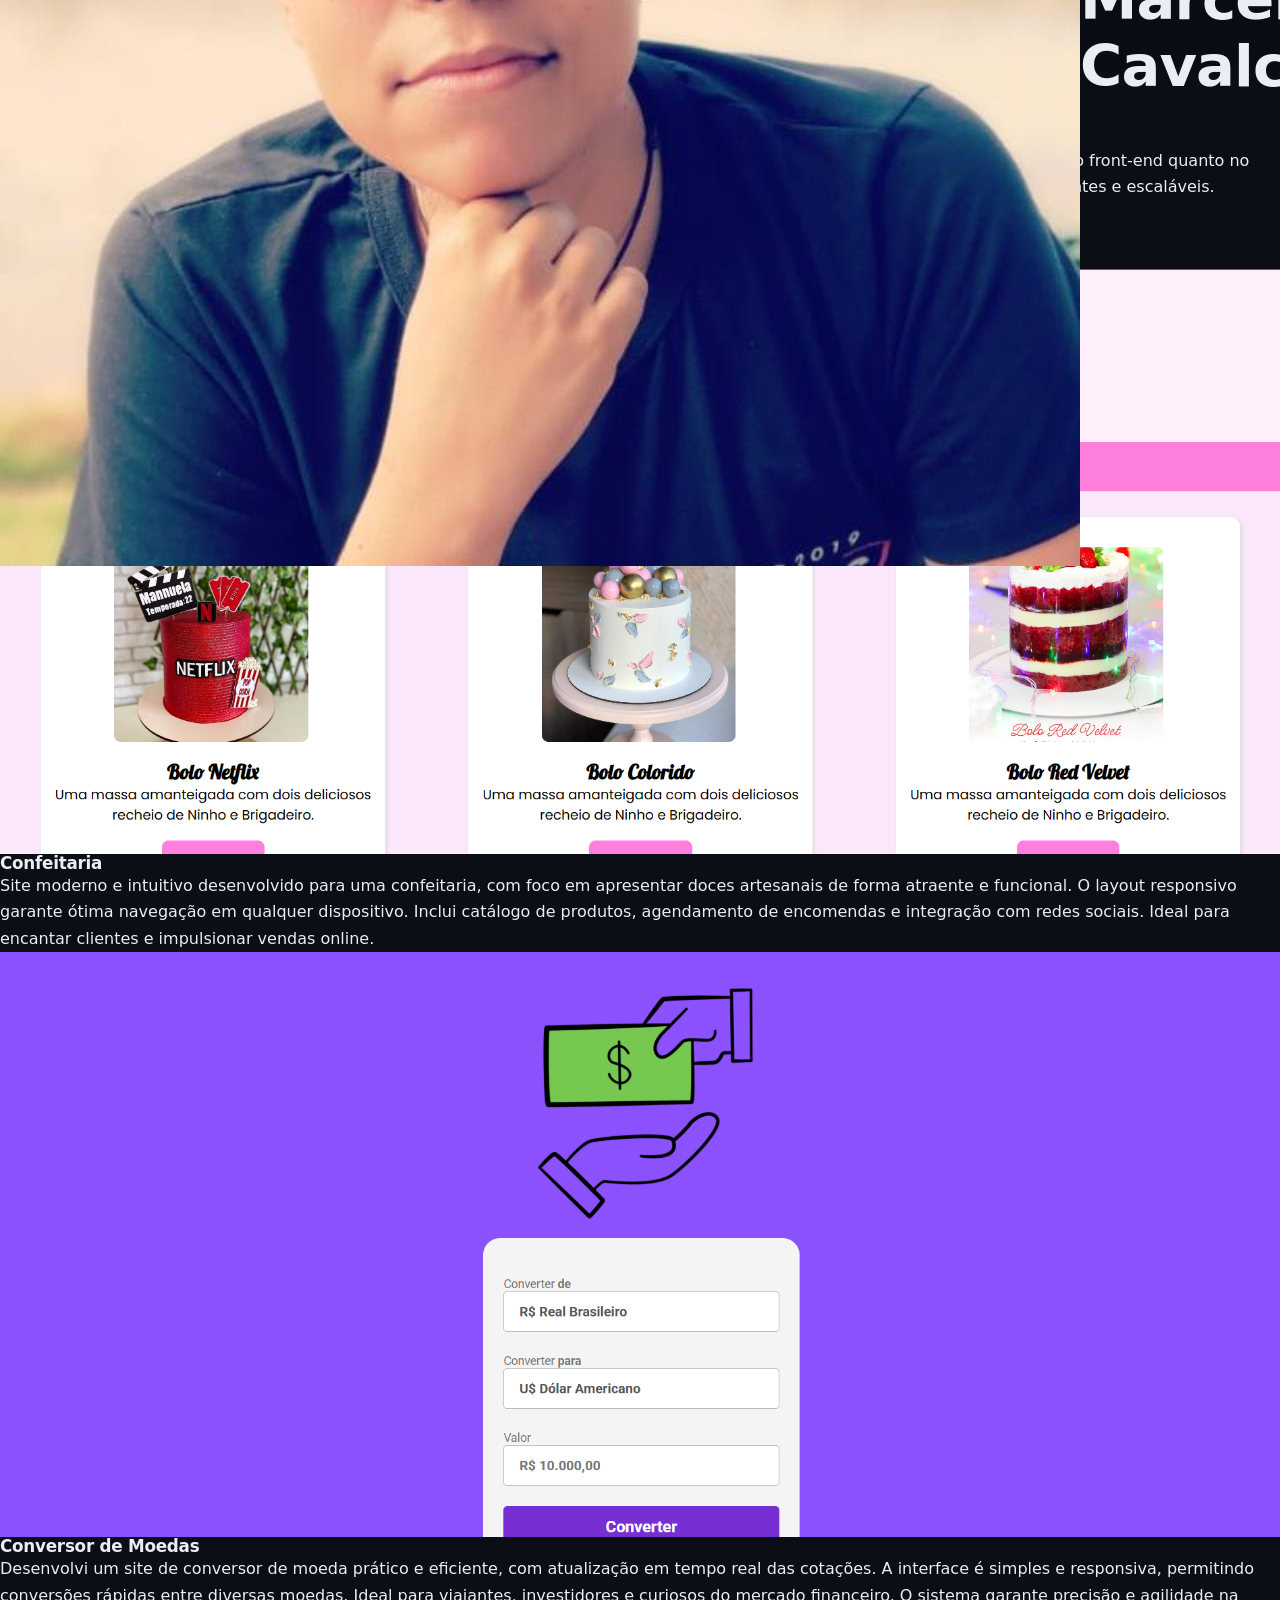
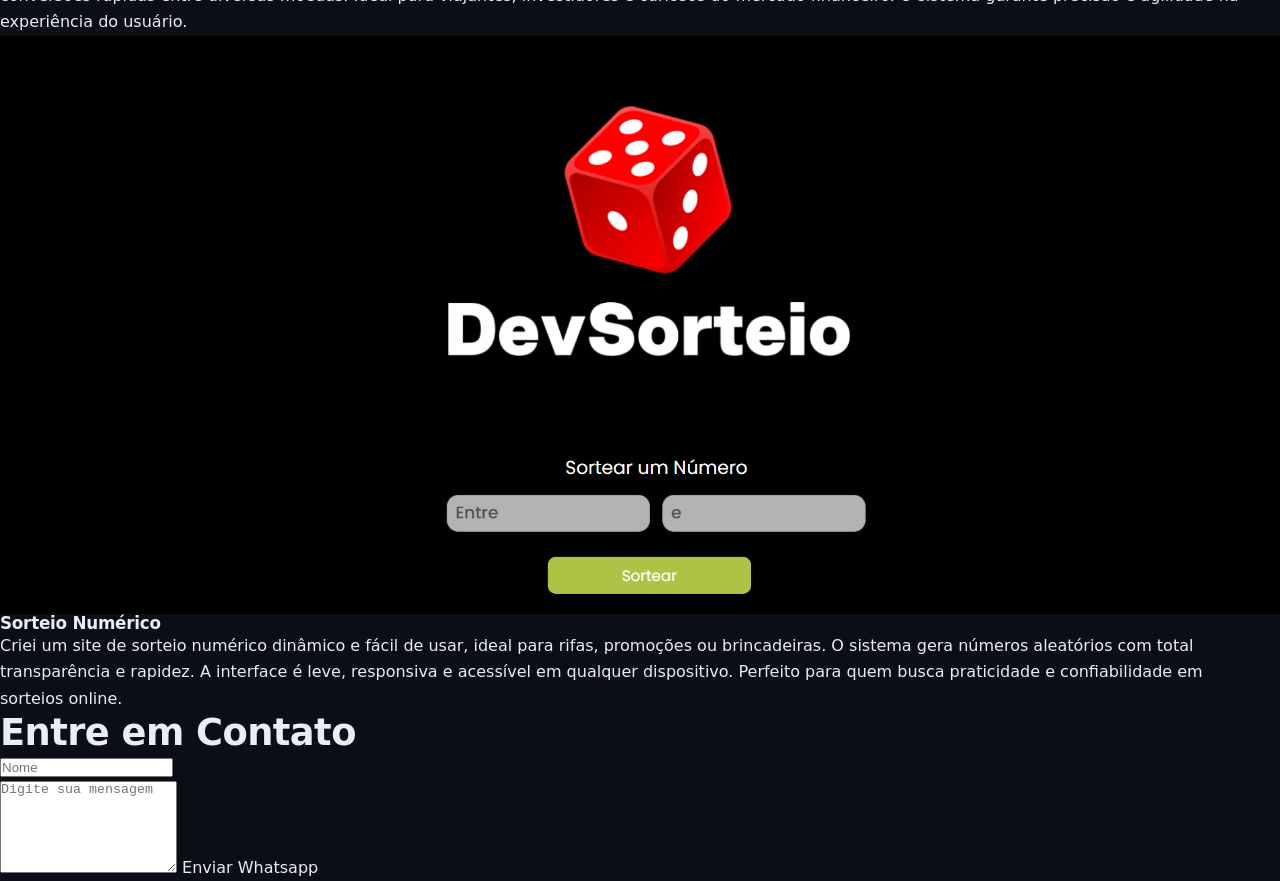
<file: index.htm>
<!DOCTYPE html>
<html lang="pt-br">

<head>
    <meta charset="UTF-8">
    <meta name="viewport" content="width=device-width, initial-scale=1.0">
    <link rel="stylesheet" href="style.css">
    <title>Marcelo Dev | Portifólio</title>
</head>

<body>
    <nav class="navegacao">
        <ul class="menu">
            <li>
                <a href="#inicio" class="menu-link">Início</a>
            </li>
            <li>
                <a href="#sobre" class="menu-link">Sobre</a>
            </li>
            <li>
                <a href="#projetos" class="menu-link">Projetos</a>
            </li>
            <li>
                <a href="#contatos" class="menu-link">Contato</a>
            </li>
        </ul>
    </nav>

    <main id="inicio" class="cabecalho">
        <img src="img/Perfil.jpeg" alt="Foto Marcelo" class="foto-perfil">
        <h1>Marcelo Cavalcante</h1>
        <p class="cabecalho-sub-titulo">Desenvolvedor Fronte End</p>
    </main>

    <section id="sobre" class="sobre">
        <h2 class="sobre-titulo">Sobre Mim</h2>
        <div class="sobre-caixa">
            <p class="sobre-paragrafo">
                Me chamo Marcelo Cavalcante, sou Desenvolvedor Fullstack com experiência na criação de soluções web completas, atuando tanto no front-end quanto no back-end. Com uma abordagem focada em performance e usabilidade, me destaco por transformar ideias em produtos digitais eficientes e escaláveis. Sempre atualizado com as melhores práticas do mercado, entregando resultados que aliam tecnologia e visão estratégica.
            </p>
        </div>
    </section>

    <section id="projetos" class="projetos">
        <h2 class="projetos-titulo">Meus Projetos</h2>

        <div class="projetos-caixa">

            <div class="projetos-card">
                <img src="img/Card 01.png" alt="card01" class="projetos-imagem">
                <div class="caixa-texto-projeto">
                    <h3 class="info-projetos">Confeitaria</h3>
                    <p class="paragrafo-projetos">Site moderno e intuitivo desenvolvido para uma confeitaria, com foco em apresentar doces artesanais de forma atraente e funcional. O layout responsivo garante ótima navegação em qualquer dispositivo. Inclui catálogo de produtos, agendamento de encomendas e integração com redes sociais. Ideal para encantar clientes e impulsionar vendas online.</p>
                </div>
            </div>

            <div class="projetos-card">
                <img src="img/Card 02.png" alt="card02" class="projetos-imagem">
                <div class="caixa-texto-projeto">
                    <h3 class="info-projetos">Conversor de Moedas</h3>
                    <p class="paragrafo-projetos">Desenvolvi um site de conversor de moeda prático e eficiente, com atualização em tempo real das cotações. A interface é simples e responsiva, permitindo conversões rápidas entre diversas moedas. Ideal para viajantes, investidores e curiosos do mercado financeiro. O sistema garante precisão e agilidade na experiência do usuário.</p>
                </div>
            </div>

            <div class="projetos-card">
                <img src="img/Card 03.png" alt="card03" class="projetos-imagem">
                <div class="caixa-texto-projeto">
                    <h3 class="info-projetos">Sorteio Numérico</h3>
                    <p class="paragrafo-projetos">Criei um site de sorteio numérico dinâmico e fácil de usar, ideal para rifas, promoções ou brincadeiras. O sistema gera números aleatórios com total transparência e rapidez. A interface é leve, responsiva e acessível em qualquer dispositivo. Perfeito para quem busca praticidade e confiabilidade em sorteios online.</p>
                </div>
            </div>

        </div>
    </section>

    <section id="contatos" class="contatos">
        <h2 class="contatos-titulo">Entre em Contato</h2>
        <form class="formulario-contato" id="formulario" onsubmit="enviarWhats (event)">

            <div class="grupo-form">
                <input placeholder="Nome" class="campo-form" id="nome">
            </div>

            <di class="grupo-form">
                <textarea placeholder="Digite sua mensagem" class="campo-form" rows="6" id="mensagem"></textarea>
                </div>

                <button type="submit" class="botao-form">Enviar Whatsapp</button>

        </form>
    </section>

    <script>

        function enviarWhats(event) {
            event.preventDefault()

            const nome = document.getElementById('nome').value;
            const mensagem = document.getElementById('mensagem').value;
            const telefone = '5585988868457'

            const texto = `Olá! Me chamo ${nome}, ${mensagem}`
            const msgFormatada = encodeURIComponent(texto)

            const url = `https://wa.me/${telefone}/?text=${msgFormatada}`

            window.open(url, '_blank')
        }


    </script>
</body>

</html>
</file>
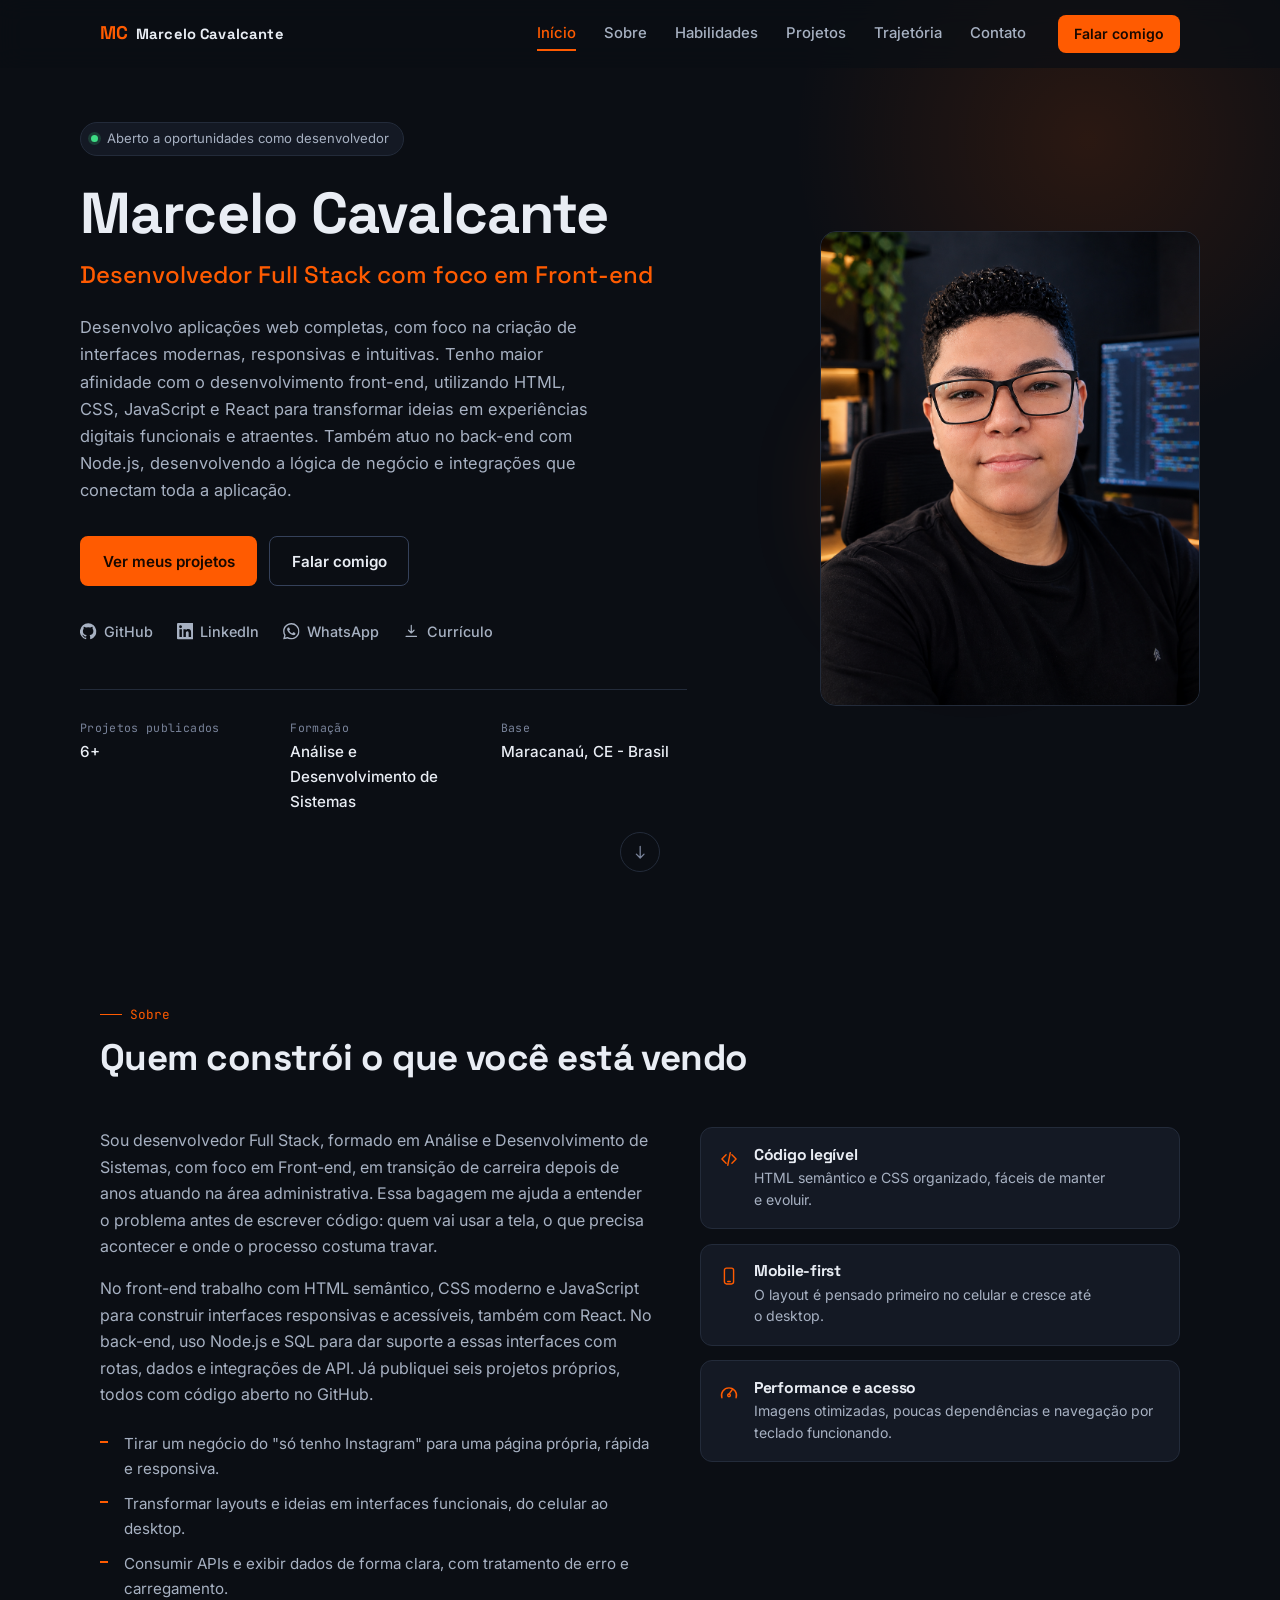
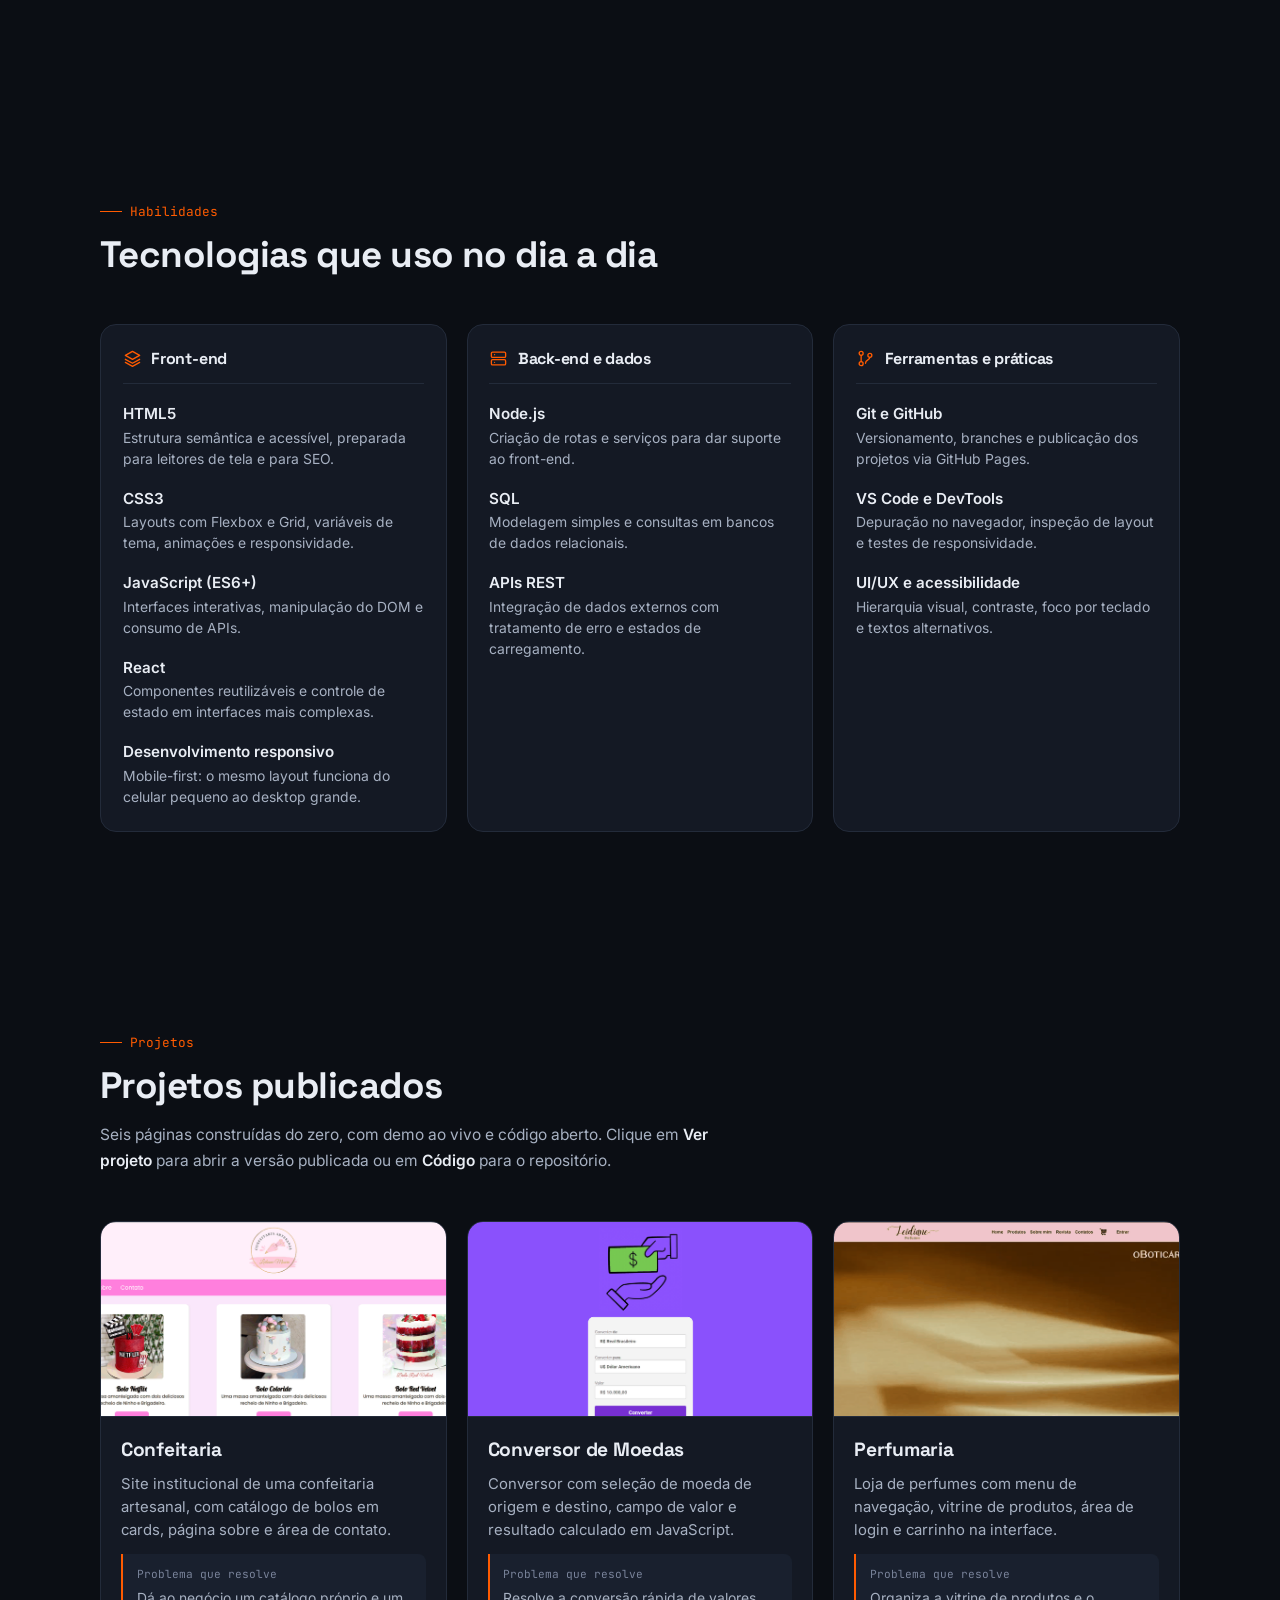
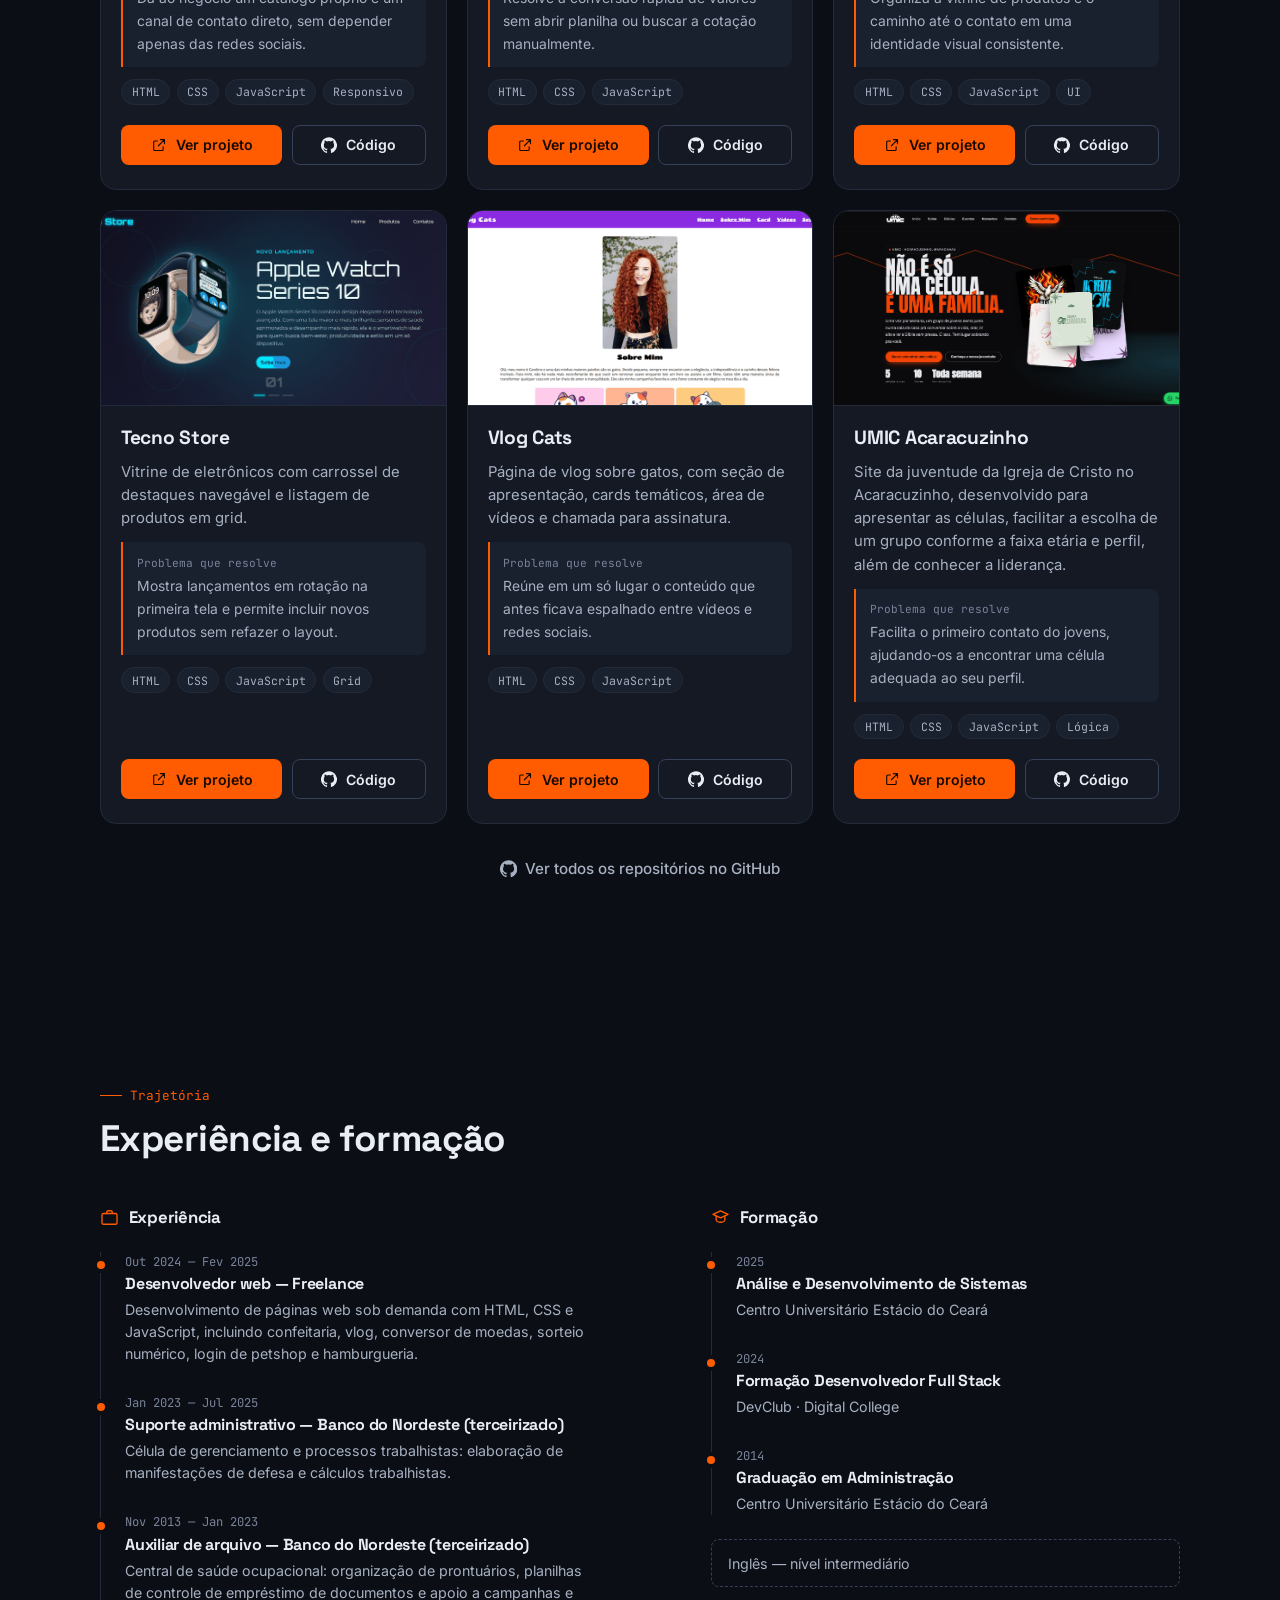
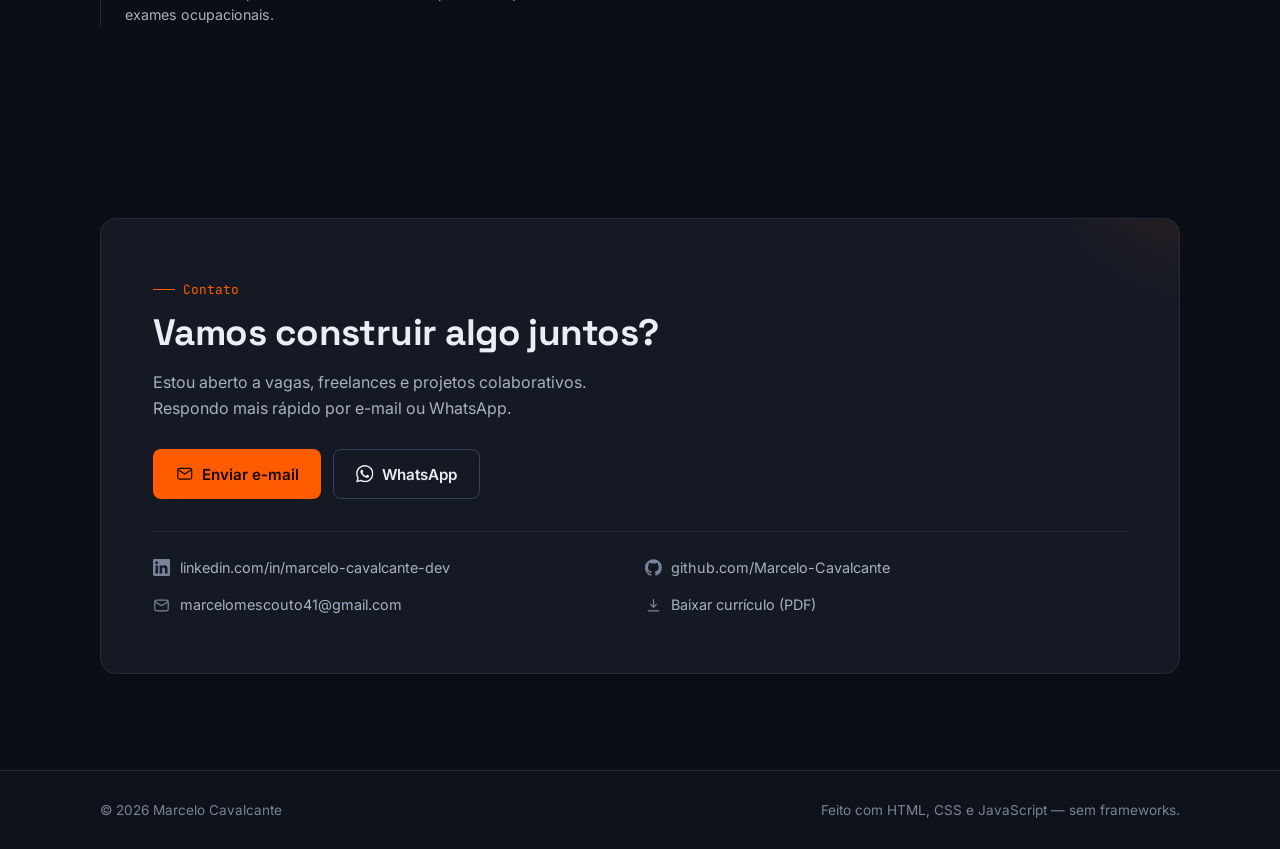
<file: index.html>
<!DOCTYPE html>
<html lang="pt-BR">

<head>
    <meta charset="UTF-8">
    <meta name="viewport" content="width=device-width, initial-scale=1">

    <title>Marcelo Cavalcante | Desenvolvedor Full Stack</title>
    <meta name="description"
        content="Marcelo Cavalcante — Desenvolvedor Full Stack em Fortaleza/CE. Construo aplicações web responsivas com HTML, CSS, JavaScript, React e Node.js. Veja projetos publicados, habilidades e contato.">
    <meta name="author" content="Marcelo Cavalcante">
    <meta name="theme-color" content="#0b0e14">

    <!-- TODO: troque pela URL real do site quando publicar -->
    <link rel="canonical" href="https://marcelo-cavalcante.github.io/">

    <!-- Open Graph / Twitter -->
    <meta property="og:type" content="website">
    <meta property="og:locale" content="pt_BR">
    <meta property="og:site_name" content="Marcelo Cavalcante">
    <meta property="og:title" content="Marcelo Cavalcante | Desenvolvedor Full Stack">
    <meta property="og:description"
        content="Desenvolvedor Full Stack. Aplicações web responsivas com HTML, CSS, JavaScript, React e Node.js.">
    <meta property="og:url" content="https://marcelo-cavalcante.github.io/">
    <meta property="og:image" content="https://marcelo-cavalcante.github.io/img/og-image.jpg">
    <meta property="og:image:width" content="1200">
    <meta property="og:image:height" content="630">
    <meta property="og:image:alt" content="Marcelo Cavalcante — Desenvolvedor Full Stack">
    <meta name="twitter:card" content="summary_large_image">

    <link rel="icon" type="image/svg+xml" href="img/favicon.svg">

    <link rel="preconnect" href="https://fonts.googleapis.com">
    <link rel="preconnect" href="https://fonts.gstatic.com" crossorigin>
    <link rel="preload" as="style"
        href="https://fonts.googleapis.com/css2?family=Space+Grotesk:wght@500;700&family=Inter:wght@400;500;600&family=JetBrains+Mono:wght@400&display=swap">
    <link rel="stylesheet"
        href="https://fonts.googleapis.com/css2?family=Space+Grotesk:wght@500;700&family=Inter:wght@400;500;600&family=JetBrains+Mono:wght@400&display=swap">

    <link rel="stylesheet" href="style.css">

    <script type="application/ld+json">
    {
      "@context": "https://schema.org",
      "@type": "Person",
      "name": "Marcelo Cavalcante",
      "jobTitle": "Desenvolvedor Full Stack",
      "email": "mailto:marcelomescouto41@gmail.com",
      "url": "https://marcelo-cavalcante.github.io/",
      "address": { "@type": "PostalAddress", "addressLocality": "Maracanaú", "addressRegion": "CE", "addressCountry": "BR" },
      "knowsAbout": ["HTML", "CSS", "JavaScript", "React", "Node.js", "SQL", "Git"],
      "sameAs": [
        "https://github.com/Marcelo-Cavalcante",
        "https://www.linkedin.com/in/marcelo-cavalcante-dev"
      ]
    }
    </script>
</head>

<body>

    <a class="skip-link" href="#conteudo">Pular para o conteúdo</a>

    <!-- Sprite de ícones: SVG inline, sem biblioteca externa -->
    <svg class="sprite" aria-hidden="true" focusable="false" xmlns="http://www.w3.org/2000/svg">
        <symbol id="i-github" viewBox="0 0 24 24">
            <path fill="currentColor"
                d="M12 .3a12 12 0 0 0-3.8 23.4c.6.1.8-.3.8-.6v-2c-3.3.7-4-1.6-4-1.6-.6-1.4-1.4-1.8-1.4-1.8-1-.7.1-.7.1-.7 1.2.1 1.8 1.2 1.8 1.2 1 1.8 2.8 1.3 3.5 1 .1-.8.4-1.3.7-1.6-2.7-.3-5.5-1.3-5.5-5.9 0-1.3.5-2.4 1.2-3.2-.1-.3-.5-1.5.1-3.2 0 0 1-.3 3.3 1.2a11.5 11.5 0 0 1 6 0c2.3-1.5 3.3-1.2 3.3-1.2.6 1.7.2 2.9.1 3.2.8.8 1.2 1.9 1.2 3.2 0 4.6-2.8 5.6-5.5 5.9.4.4.8 1.1.8 2.2v3.3c0 .3.2.7.8.6A12 12 0 0 0 12 .3Z" />
        </symbol>
        <symbol id="i-linkedin" viewBox="0 0 24 24">
            <path fill="currentColor"
                d="M20.45 20.45h-3.56v-5.57c0-1.33-.03-3.04-1.85-3.04-1.86 0-2.14 1.45-2.14 2.94v5.67H9.35V9h3.41v1.56h.05c.47-.9 1.63-1.85 3.36-1.85 3.6 0 4.27 2.37 4.27 5.46v6.28ZM5.34 7.43a2.07 2.07 0 1 1 0-4.13 2.07 2.07 0 0 1 0 4.13Zm1.78 13.02H3.55V9h3.57v11.45ZM22.22 0H1.77C.79 0 0 .77 0 1.72v20.56C0 23.23.79 24 1.77 24h20.45c.98 0 1.78-.77 1.78-1.72V1.72C24 .77 23.2 0 22.22 0Z" />
        </symbol>
        <symbol id="i-whatsapp" viewBox="0 0 24 24">
            <path fill="currentColor"
                d="M17.47 14.38c-.3-.15-1.76-.87-2.03-.97-.27-.1-.47-.15-.67.15-.2.3-.77.96-.94 1.16-.17.2-.35.22-.65.07-.3-.15-1.26-.46-2.4-1.48-.89-.79-1.49-1.76-1.66-2.06-.17-.3-.02-.46.13-.61.14-.13.3-.35.45-.52.15-.18.2-.3.3-.5.1-.2.05-.38-.02-.53-.08-.15-.67-1.6-.92-2.2-.24-.58-.49-.5-.67-.51h-.57c-.2 0-.52.07-.8.37-.27.3-1.04 1.02-1.04 2.48s1.07 2.88 1.22 3.08c.15.2 2.1 3.2 5.08 4.49.71.3 1.26.49 1.69.63.71.23 1.36.2 1.87.12.57-.09 1.76-.72 2.01-1.41.25-.7.25-1.29.17-1.41-.07-.12-.27-.2-.55-.35ZM12.05 21.8h-.01a9.87 9.87 0 0 1-5.03-1.38l-.36-.21-3.74.98 1-3.64-.24-.38a9.86 9.86 0 0 1-1.51-5.25c0-5.45 4.44-9.89 9.9-9.89a9.82 9.82 0 0 1 9.89 9.9c0 5.45-4.44 9.88-9.9 9.88ZM20.52 3.49A11.78 11.78 0 0 0 12.05 0C5.5 0 .17 5.33.17 11.88c0 2.1.55 4.14 1.6 5.95L.07 24l6.33-1.66a11.86 11.86 0 0 0 5.67 1.44h.01c6.55 0 11.88-5.33 11.88-11.88 0-3.17-1.24-6.15-3.48-8.4Z" />
        </symbol>
        <symbol id="i-mail" viewBox="0 0 24 24" fill="none" stroke="currentColor" stroke-width="1.7"
            stroke-linecap="round" stroke-linejoin="round">
            <rect x="2.5" y="4.5" width="19" height="15" rx="2.5" />
            <path d="m3.5 7 8.5 5.5L20.5 7" />
        </symbol>
        <symbol id="i-download" viewBox="0 0 24 24" fill="none" stroke="currentColor" stroke-width="1.7"
            stroke-linecap="round" stroke-linejoin="round">
            <path d="M12 3.5v11m0 0 4-4m-4 4-4-4M4.5 19.5h15" />
        </symbol>
        <symbol id="i-external" viewBox="0 0 24 24" fill="none" stroke="currentColor" stroke-width="1.7"
            stroke-linecap="round" stroke-linejoin="round">
            <path d="M14 4h6v6M20 4 11 13" />
            <path d="M18 14.5v4a1.5 1.5 0 0 1-1.5 1.5h-11A1.5 1.5 0 0 1 4 18.5v-11A1.5 1.5 0 0 1 5.5 6h4" />
        </symbol>
        <symbol id="i-code" viewBox="0 0 24 24" fill="none" stroke="currentColor" stroke-width="1.7"
            stroke-linecap="round" stroke-linejoin="round">
            <path d="m8.5 7-5 5 5 5M15.5 7l5 5-5 5M13.5 4.5l-3 15" />
        </symbol>
        <symbol id="i-layers" viewBox="0 0 24 24" fill="none" stroke="currentColor" stroke-width="1.7"
            stroke-linecap="round" stroke-linejoin="round">
            <path d="m12 3 9 5-9 5-9-5 9-5Z" />
            <path d="m3 13 9 5 9-5M3 17l9 5 9-5" />
        </symbol>
        <symbol id="i-server" viewBox="0 0 24 24" fill="none" stroke="currentColor" stroke-width="1.7"
            stroke-linecap="round" stroke-linejoin="round">
            <rect x="3" y="4" width="18" height="6.5" rx="1.5" />
            <rect x="3" y="13.5" width="18" height="6.5" rx="1.5" />
            <path d="M7 7.2h.01M7 16.8h.01" />
        </symbol>
        <symbol id="i-branch" viewBox="0 0 24 24" fill="none" stroke="currentColor" stroke-width="1.7"
            stroke-linecap="round" stroke-linejoin="round">
            <circle cx="6.5" cy="5.5" r="2.5" />
            <circle cx="6.5" cy="18.5" r="2.5" />
            <circle cx="17.5" cy="8" r="2.5" />
            <path d="M6.5 8v8M17.5 10.5c0 4-5.5 2.5-5.5 7.5" />
        </symbol>
        <symbol id="i-phone" viewBox="0 0 24 24" fill="none" stroke="currentColor" stroke-width="1.7"
            stroke-linecap="round" stroke-linejoin="round">
            <rect x="6.5" y="2.5" width="11" height="19" rx="2.5" />
            <path d="M10.5 18.5h3" />
        </symbol>
        <symbol id="i-gauge" viewBox="0 0 24 24" fill="none" stroke="currentColor" stroke-width="1.7"
            stroke-linecap="round" stroke-linejoin="round">
            <path d="M3.5 19a9 9 0 1 1 17 0" />
            <path d="M12 14.5 16 9" />
            <circle cx="12" cy="16" r="1.6" />
        </symbol>
        <symbol id="i-briefcase" viewBox="0 0 24 24" fill="none" stroke="currentColor" stroke-width="1.7"
            stroke-linecap="round" stroke-linejoin="round">
            <rect x="2.5" y="7" width="19" height="13.5" rx="2" />
            <path d="M8.5 7V5.5a2 2 0 0 1 2-2h3a2 2 0 0 1 2 2V7" />
        </symbol>
        <symbol id="i-cap" viewBox="0 0 24 24" fill="none" stroke="currentColor" stroke-width="1.7"
            stroke-linecap="round" stroke-linejoin="round">
            <path d="m12 3.5 9.5 4.5L12 12.5 2.5 8 12 3.5Z" />
            <path d="M6.5 10.2v4.6c0 1.7 2.5 3.2 5.5 3.2s5.5-1.5 5.5-3.2v-4.6" />
        </symbol>
        <symbol id="i-menu" viewBox="0 0 24 24" fill="none" stroke="currentColor" stroke-width="1.8"
            stroke-linecap="round">
            <path d="M4 7h16M4 12h16M4 17h16" />
        </symbol>
        <symbol id="i-close" viewBox="0 0 24 24" fill="none" stroke="currentColor" stroke-width="1.8"
            stroke-linecap="round">
            <path d="m6 6 12 12M18 6 6 18" />
        </symbol>
        <symbol id="i-arrow-down" viewBox="0 0 24 24" fill="none" stroke="currentColor" stroke-width="1.7"
            stroke-linecap="round" stroke-linejoin="round">
            <path d="M12 4.5v15m0 0 5-5m-5 5-5-5" />
        </symbol>
    </svg>

    <header class="cabecalho" id="cabecalho">
        <div class="cabecalho-inner">
            <a class="marca" href="#inicio">
                <span class="marca-sigla">MC</span>
                <span class="marca-texto">Marcelo Cavalcante</span>
            </a>

            <nav class="nav" id="nav" aria-label="Navegação principal">
                <ul class="nav-lista">
                    <li><a class="nav-link" href="#inicio">Início</a></li>
                    <li><a class="nav-link" href="#sobre">Sobre</a></li>
                    <li><a class="nav-link" href="#habilidades">Habilidades</a></li>
                    <li><a class="nav-link" href="#projetos">Projetos</a></li>
                    <li><a class="nav-link" href="#trajetoria">Trajetória</a></li>
                    <li><a class="nav-link" href="#contato">Contato</a></li>
                </ul>

                <div class="nav-extra">
                    <a class="btn btn-sm btn-primario" href="#contato">Falar comigo</a>
                </div>
            </nav>

            <button class="nav-toggle" id="nav-toggle" type="button" aria-expanded="false" aria-controls="nav">
                <svg class="icone icone-menu" aria-hidden="true">
                    <use href="#i-menu"></use>
                </svg>
                <svg class="icone icone-fechar" aria-hidden="true">
                    <use href="#i-close"></use>
                </svg>
                <span class="sr-only">Abrir menu</span>
            </button>
        </div>
    </header>

    <div class="nav-fundo" id="nav-fundo" hidden></div>

    <main id="conteudo">

        <!-- ============ HERO ============ -->
        <section class="hero" id="inicio">
            <div class="hero-inner">
                <div class="hero-texto">
                    <p class="hero-disponibilidade">
                        <span class="ponto" aria-hidden="true"></span>
                        Aberto a oportunidades como desenvolvedor
                    </p>

                    <h1>Marcelo Cavalcante</h1>

                    <p class="hero-cargo">Desenvolvedor Full Stack com foco em Front-end</p>

                    <p class="hero-desc">
                        Desenvolvo aplicações web completas, com foco na criação de interfaces modernas, responsivas e
                        intuitivas. Tenho maior afinidade com o desenvolvimento front-end, utilizando HTML, CSS,
                        JavaScript e React para transformar ideias em experiências digitais funcionais e atraentes.
                        Também atuo no back-end com Node.js, desenvolvendo a lógica de negócio e integrações que
                        conectam toda a aplicação.
                    </p>

                    </p>

                    <div class="hero-acoes">
                        <a class="btn btn-primario" href="#projetos">Ver meus projetos</a>
                        <a class="btn btn-contorno" href="#contato">Falar comigo</a>
                    </div>

                    <ul class="hero-social">
                        <li>
                            <a href="https://github.com/Marcelo-Cavalcante" target="_blank" rel="noopener noreferrer">
                                <svg class="icone" aria-hidden="true">
                                    <use href="#i-github"></use>
                                </svg> GitHub
                            </a>
                        </li>
                        <li>
                            <a href="https://www.linkedin.com/in/marcelo-cavalcante-dev" target="_blank"
                                rel="noopener noreferrer">
                                <svg class="icone" aria-hidden="true">
                                    <use href="#i-linkedin"></use>
                                </svg> LinkedIn
                            </a>
                        </li>
                        <li>
                            <a href="https://wa.me/5585988868457" target="_blank" rel="noopener noreferrer">
                                <svg class="icone" aria-hidden="true">
                                    <use href="#i-whatsapp"></use>
                                </svg> WhatsApp
                            </a>
                        </li>
                        <li>
                            <a href="Marcelo_Cavalcante_-_CV.pdf" download>
                                <svg class="icone" aria-hidden="true">
                                    <use href="#i-download"></use>
                                </svg> Currículo
                            </a>
                        </li>
                    </ul>

                    <dl class="hero-fatos">
                        <div>
                            <dt>Projetos publicados</dt>
                            <dd>6+</dd>
                        </div>
                        <div>
                            <dt>Formação</dt>
                            <dd>Análise e Desenvolvimento de Sistemas</dd>
                        </div>
                        <div>
                            <dt>Base</dt>
                            <dd>Maracanaú, CE - Brasil</dd>
                        </div>
                    </dl>
                </div>

                <div class="hero-visual">
                    <div class="hero-brilho" aria-hidden="true"></div>

                    <img src="img/banner02.png" width="760" height="1330" fetchpriority="high" decoding="async"
                        alt="Retrato de Marcelo Cavalcante" class="hero-foto">
                </div>
            </div>

            <a class="hero-scroll" href="#sobre" aria-label="Ir para a seção Sobre">
                <svg class="icone" aria-hidden="true">
                    <use href="#i-arrow-down"></use>
                </svg>
            </a>
        </section>

        <!-- ============ SOBRE ============ -->
        <section class="secao sobre" id="sobre">
            <div class="secao-cabecalho reveal">
                <p class="rotulo">Sobre</p>
                <h2>Quem constrói o que você está vendo</h2>
            </div>

            <div class="sobre-grid">
                <div class="sobre-texto reveal">
                    <p>
                        Sou desenvolvedor Full Stack, formado em Análise e Desenvolvimento de Sistemas, com foco em
                        Front-end, em transição de carreira depois de anos atuando na área administrativa. Essa bagagem
                        me ajuda a entender
                        o problema antes de escrever código: quem vai usar a tela, o que precisa acontecer e onde
                        o processo costuma travar.
                    </p>
                    <p>
                        No front-end trabalho com HTML semântico, CSS moderno e JavaScript para construir interfaces
                        responsivas e acessíveis, também com React. No back-end, uso Node.js e SQL para dar suporte
                        a essas interfaces com rotas, dados e integrações de API. Já publiquei seis projetos próprios,
                        todos com código aberto no GitHub.
                    </p>

                    <ul class="sobre-resolve">
                        <li>Tirar um negócio do "só tenho Instagram" para uma página própria, rápida e responsiva.</li>
                        <li>Transformar layouts e ideias em interfaces funcionais, do celular ao desktop.</li>
                        <li>Consumir APIs e exibir dados de forma clara, com tratamento de erro e carregamento.</li>
                    </ul>
                </div>

                <ul class="sobre-pilares reveal">
                    <li>
                        <svg class="icone" aria-hidden="true">
                            <use href="#i-code"></use>
                        </svg>
                        <div>
                            <h3>Código legível</h3>
                            <p>HTML semântico e CSS organizado, fáceis de manter e evoluir.</p>
                        </div>
                    </li>
                    <li>
                        <svg class="icone" aria-hidden="true">
                            <use href="#i-phone"></use>
                        </svg>
                        <div>
                            <h3>Mobile-first</h3>
                            <p>O layout é pensado primeiro no celular e cresce até o desktop.</p>
                        </div>
                    </li>
                    <li>
                        <svg class="icone" aria-hidden="true">
                            <use href="#i-gauge"></use>
                        </svg>
                        <div>
                            <h3>Performance e acesso</h3>
                            <p>Imagens otimizadas, poucas dependências e navegação por teclado funcionando.</p>
                        </div>
                    </li>
                </ul>
            </div>
        </section>

        <!-- ============ HABILIDADES ============ -->
        <section class="secao habilidades" id="habilidades">
            <div class="secao-cabecalho reveal">
                <p class="rotulo">Habilidades</p>
                <h2>Tecnologias que uso no dia a dia</h2>
            </div>

            <div class="habilidades-grid" id="habilidades-grid">
                <!-- gerado por script.js -->
            </div>
        </section>

        <!-- ============ PROJETOS ============ -->
        <section class="secao projetos" id="projetos">
            <div class="secao-cabecalho reveal">
                <p class="rotulo">Projetos</p>
                <h2>Projetos publicados</h2>
                <p class="secao-sub">
                    Seis páginas construídas do zero, com demo ao vivo e código aberto. Clique em
                    <strong>Ver projeto</strong> para abrir a versão publicada ou em <strong>Código</strong> para o
                    repositório.
                </p>
            </div>

            <div class="projetos-grid" id="projetos-grid">
                <!-- gerado por script.js -->
            </div>

            <p class="projetos-rodape reveal">
                <a class="link-acento" href="https://github.com/Marcelo-Cavalcante?tab=repositories" target="_blank"
                    rel="noopener noreferrer">
                    <svg class="icone" aria-hidden="true">
                        <use href="#i-github"></use>
                    </svg>
                    Ver todos os repositórios no GitHub
                </a>
            </p>
        </section>

        <!-- ============ TRAJETÓRIA ============ -->
        <section class="secao trajetoria" id="trajetoria">
            <div class="secao-cabecalho reveal">
                <p class="rotulo">Trajetória</p>
                <h2>Experiência e formação</h2>
            </div>

            <div class="trajetoria-grid">
                <div class="reveal">
                    <h3 class="trajetoria-titulo">
                        <svg class="icone" aria-hidden="true">
                            <use href="#i-briefcase"></use>
                        </svg> Experiência
                    </h3>
                    <ol class="linha-tempo">
                        <li>
                            <p class="linha-tempo-data">Out 2024 — Fev 2025</p>
                            <h4>Desenvolvedor web — Freelance</h4>
                            <p class="linha-tempo-desc">
                                Desenvolvimento de páginas web sob demanda com HTML, CSS e JavaScript, incluindo
                                confeitaria, vlog, conversor de moedas, sorteio numérico, login de petshop e
                                hamburgueria.
                            </p>
                        </li>
                        <li>
                            <p class="linha-tempo-data">Jan 2023 — Jul 2025</p>
                            <h4>Suporte administrativo — Banco do Nordeste (terceirizado)</h4>
                            <p class="linha-tempo-desc">
                                Célula de gerenciamento e processos trabalhistas: elaboração de manifestações de
                                defesa e cálculos trabalhistas.
                            </p>
                        </li>
                        <li>
                            <p class="linha-tempo-data">Nov 2013 — Jan 2023</p>
                            <h4>Auxiliar de arquivo — Banco do Nordeste (terceirizado)</h4>
                            <p class="linha-tempo-desc">
                                Central de saúde ocupacional: organização de prontuários, planilhas de controle de
                                empréstimo de documentos e apoio a campanhas e exames ocupacionais.
                            </p>
                        </li>
                    </ol>
                </div>

                <div class="reveal">
                    <h3 class="trajetoria-titulo">
                        <svg class="icone" aria-hidden="true">
                            <use href="#i-cap"></use>
                        </svg> Formação
                    </h3>
                    <ol class="linha-tempo">
                        <li>
                            <p class="linha-tempo-data">2025</p>
                            <h4>Análise e Desenvolvimento de Sistemas</h4>
                            <p class="linha-tempo-desc">Centro Universitário Estácio do Ceará</p>
                        </li>
                        <li>
                            <p class="linha-tempo-data">2024</p>
                            <h4>Formação Desenvolvedor Full Stack</h4>
                            <p class="linha-tempo-desc">DevClub · Digital College</p>
                        </li>
                        <li>
                            <p class="linha-tempo-data">2014</p>
                            <h4>Graduação em Administração</h4>
                            <p class="linha-tempo-desc">Centro Universitário Estácio do Ceará</p>
                        </li>
                    </ol>

                    <p class="trajetoria-idioma">Inglês — nível intermediário</p>
                </div>
            </div>
        </section>

        <!-- ============ CONTATO ============ -->
        <section class="secao contato" id="contato">
            <div class="contato-caixa reveal">
                <p class="rotulo">Contato</p>
                <h2>Vamos construir algo juntos?</h2>
                <p class="contato-sub">
                    Estou aberto a vagas, freelances e projetos colaborativos. Respondo mais rápido por e-mail ou
                    WhatsApp.
                </p>

                <div class="contato-acoes">
                    <a class="btn btn-primario" href="mailto:marcelomescouto41@gmail.com">
                        <svg class="icone" aria-hidden="true">
                            <use href="#i-mail"></use>
                        </svg> Enviar e-mail
                    </a>
                    <a class="btn btn-contorno" href="https://wa.me/5585988868457" target="_blank"
                        rel="noopener noreferrer">
                        <svg class="icone" aria-hidden="true">
                            <use href="#i-whatsapp"></use>
                        </svg> WhatsApp
                    </a>
                </div>

                <ul class="contato-links">
                    <li>
                        <a href="https://www.linkedin.com/in/marcelo-cavalcante-dev" target="_blank"
                            rel="noopener noreferrer">
                            <svg class="icone" aria-hidden="true">
                                <use href="#i-linkedin"></use>
                            </svg> linkedin.com/in/marcelo-cavalcante-dev
                        </a>
                    </li>
                    <li>
                        <a href="https://github.com/Marcelo-Cavalcante" target="_blank" rel="noopener noreferrer">
                            <svg class="icone" aria-hidden="true">
                                <use href="#i-github"></use>
                            </svg> github.com/Marcelo-Cavalcante
                        </a>
                    </li>
                    <li>
                        <a href="mailto:marcelomescouto41@gmail.com">
                            <svg class="icone" aria-hidden="true">
                                <use href="#i-mail"></use>
                            </svg> marcelomescouto41@gmail.com
                        </a>
                    </li>
                    <li>
                        <a href="Marcelo_Cavalcante_-_CV.pdf" download>
                            <svg class="icone" aria-hidden="true">
                                <use href="#i-download"></use>
                            </svg> Baixar currículo (PDF)
                        </a>
                    </li>
                </ul>
            </div>
        </section>
    </main>

    <footer class="rodape">
        <div class="rodape-inner">
            <p>&copy; <span id="ano">2026</span> Marcelo Cavalcante</p>
            <p>Feito com HTML, CSS e JavaScript — sem frameworks.</p>
        </div>
    </footer>

    <script src="script.js" defer></script>
</body>

</html>
</file>
<file: style.css>
/* =========================================================
   Marcelo Cavalcante — Portfólio
   Sumário:
   1. Reset e base
   2. Tokens (cores, tipografia, layout)
   3. Utilitários (botões, rótulos, ícones, reveal)
   4. Cabeçalho e navegação
   5. Hero
   6. Sobre
   7. Habilidades
   8. Projetos
   9. Trajetória
   10. Contato e rodapé
   11. Breakpoints (768px / 1024px)
   ========================================================= */

/* ============ 1. RESET E BASE ============ */
*,
*::before,
*::after {
    box-sizing: border-box;
}

* {
    margin: 0;
    padding: 0;
}

html {
    scroll-behavior: smooth;
    -webkit-text-size-adjust: 100%;
}

img,
svg {
    display: block;
    max-width: 100%;
}

img {
    height: auto;
}

ul,
ol {
    list-style: none;
}

a {
    color: inherit;
    text-decoration: none;
}

button {
    font: inherit;
    color: inherit;
    background: none;
    border: 0;
    cursor: pointer;
}

/* ============ 2. TOKENS ============ */
:root {
    /* superfícies */
    --bg: #0b0e14;
    --bg-alt: #0e121a;
    --superficie: #141924;
    --superficie-2: #19202e;
    --linha: #232b3a;
    --linha-forte: #35415a;

    /* texto */
    --texto: #e9edf4;
    --texto-2: #a7b1c2;
    --texto-3: #79839a;

    /* marca */
    --marca: #ff5b01;
    --marca-clara: #ff7d34;
    --marca-tinta: #170800;
    --marca-suave: rgba(255, 91, 1, 0.12);
    --marca-borda: rgba(255, 91, 1, 0.35);

    /* tipografia */
    --ff-display: 'Space Grotesk', system-ui, sans-serif;
    --ff-corpo: 'Inter', system-ui, -apple-system, sans-serif;
    --ff-mono: 'JetBrains Mono', ui-monospace, monospace;

    /* layout */
    --largura: 1120px;
    --borda-larga: 16px;
    --borda: 12px;
    --borda-pequena: 8px;
    --altura-cabecalho: 68px;
    --sombra: 0 18px 40px -20px rgba(0, 0, 0, 0.8);
    --transicao: 200ms cubic-bezier(0.4, 0, 0.2, 1);
}

body {
    background-color: var(--bg);
    color: var(--texto);
    font-family: var(--ff-corpo);
    font-size: 1rem;
    line-height: 1.65;
    -webkit-font-smoothing: antialiased;
    overflow-x: hidden;
}

body.menu-aberto {
    overflow: hidden;
}

h1,
h2,
h3,
h4 {
    font-family: var(--ff-display);
    line-height: 1.15;
    font-weight: 700;
    letter-spacing: -0.015em;
}

h1 {
    font-size: clamp(2.35rem, 7vw, 3.6rem);
}

h2 {
    font-size: clamp(1.7rem, 4.2vw, 2.3rem);
}

h3 {
    font-size: 1.05rem;
}

p {
    text-wrap: pretty;
}

::selection {
    background-color: var(--marca);
    color: var(--marca-tinta);
}

:focus-visible {
    outline: 2px solid var(--marca);
    outline-offset: 3px;
    border-radius: 4px;
}

/* ============ 3. UTILITÁRIOS ============ */
.sprite {
    position: absolute;
    width: 0;
    height: 0;
    overflow: hidden;
}

.icone {
    width: 1.15em;
    height: 1.15em;
    flex-shrink: 0;
}

.sr-only {
    position: absolute;
    width: 1px;
    height: 1px;
    padding: 0;
    overflow: hidden;
    clip: rect(0 0 0 0);
    white-space: nowrap;
    border: 0;
}

.skip-link {
    position: absolute;
    top: -100px;
    left: 1rem;
    z-index: 1000;
    padding: 0.7rem 1.1rem;
    background-color: var(--marca);
    color: var(--marca-tinta);
    font-weight: 600;
    border-radius: var(--borda-pequena);
    transition: top var(--transicao);
}

.skip-link:focus {
    top: 1rem;
}

.secao {
    max-width: var(--largura);
    margin-inline: auto;
    padding: clamp(3.5rem, 9vw, 6rem) 1.25rem;
    scroll-margin-top: var(--altura-cabecalho);
}

.secao-cabecalho {
    margin-bottom: clamp(2rem, 5vw, 3rem);
}

.rotulo {
    display: inline-flex;
    align-items: center;
    gap: 0.5rem;
    font-family: var(--ff-mono);
    font-size: 0.8rem;
    color: var(--marca);
    margin-bottom: 0.75rem;
}

.rotulo::before {
    content: "";
    width: 22px;
    height: 1px;
    background-color: var(--marca);
}

.secao-sub {
    color: var(--texto-2);
    max-width: 62ch;
    margin-top: 0.9rem;
    font-size: 0.97rem;
}

.secao-sub strong {
    color: var(--texto);
    font-weight: 600;
}

.link-acento {
    display: inline-flex;
    align-items: center;
    gap: 0.5rem;
    color: var(--texto-2);
    font-weight: 500;
    font-size: 0.95rem;
    border-bottom: 1px solid transparent;
    transition: color var(--transicao), border-color var(--transicao);
}

.link-acento:hover {
    color: var(--marca);
    border-bottom-color: var(--marca-borda);
}

/* botões */
.btn {
    display: inline-flex;
    align-items: center;
    justify-content: center;
    gap: 0.55rem;
    min-height: 46px;
    padding: 0.7rem 1.35rem;
    border: 1px solid transparent;
    border-radius: var(--borda-pequena);
    font-weight: 600;
    font-size: 0.95rem;
    text-align: center;
    transition: background-color var(--transicao), border-color var(--transicao),
        color var(--transicao), transform var(--transicao), box-shadow var(--transicao);
}

.btn:active {
    transform: translateY(1px);
}

.btn-sm {
    min-height: 38px;
    padding: 0.4rem 0.95rem;
    font-size: 0.88rem;
}

.btn-primario {
    background-color: var(--marca);
    color: var(--marca-tinta);
}

.btn-primario:hover {
    background-color: var(--marca-clara);
    box-shadow: 0 10px 24px -10px rgba(255, 91, 1, 0.65);
}

.btn-contorno {
    border-color: var(--linha-forte);
    color: var(--texto);
}

.btn-contorno:hover {
    border-color: var(--marca);
    color: var(--marca);
    background-color: var(--marca-suave);
}

/* animação de entrada */
.reveal {
    opacity: 0;
    transform: translateY(18px);
    transition: opacity 600ms ease, transform 600ms ease;
}

.reveal.visivel {
    opacity: 1;
    transform: none;
}

@media (prefers-reduced-motion: reduce) {
    html {
        scroll-behavior: auto;
    }

    *,
    *::before,
    *::after {
        animation-duration: 0.01ms !important;
        animation-iteration-count: 1 !important;
        transition-duration: 0.01ms !important;
    }

    .reveal {
        opacity: 1;
        transform: none;
    }
}

/* ============ 4. CABEÇALHO E NAVEGAÇÃO ============ */
.cabecalho {
    position: fixed;
    inset: 0 0 auto 0;
    z-index: 100;
    height: var(--altura-cabecalho);
    display: flex;
    align-items: center;
    background-color: rgba(11, 14, 20, 0.72);
    backdrop-filter: blur(12px);
    -webkit-backdrop-filter: blur(12px);
    border-bottom: 1px solid transparent;
    transition: border-color var(--transicao), background-color var(--transicao);
}

.cabecalho.rolado {
    border-bottom-color: var(--linha);
    background-color: rgba(11, 14, 20, 0.92);
}

.cabecalho-inner {
    width: 100%;
    max-width: var(--largura);
    margin-inline: auto;
    padding-inline: 1.25rem;
    display: flex;
    align-items: center;
    justify-content: space-between;
    gap: 1rem;
}

.marca {
    display: inline-flex;
    align-items: baseline;
    gap: 0.5rem;
    font-family: var(--ff-display);
    font-weight: 700;
}

.marca-sigla {
    font-size: 1.15rem;
    color: var(--marca);
}

.marca-texto {
    font-size: 0.92rem;
    color: var(--texto);
    letter-spacing: 0.01em;
}

/* a gaveta cobre parte do cabeçalho: a marca sai de cena enquanto ela está aberta */
body.menu-aberto .marca {
    opacity: 0;
    transition: opacity 150ms ease;
}

.nav-toggle {
    display: inline-flex;
    align-items: center;
    justify-content: center;
    width: 44px;
    height: 44px;
    margin-right: -0.4rem;
    border: 1px solid var(--linha);
    border-radius: var(--borda-pequena);
    color: var(--texto);
    z-index: 130;
}

.nav-toggle .icone {
    width: 22px;
    height: 22px;
}

.nav-toggle .icone-fechar,
.nav-toggle[aria-expanded="true"] .icone-menu {
    display: none;
}

.nav-toggle[aria-expanded="true"] .icone-fechar {
    display: block;
    color: var(--marca);
}

/* gaveta mobile */
.nav {
    position: fixed;
    top: 0;
    right: 0;
    z-index: 120;
    width: min(320px, 84vw);
    height: 100dvh;
    padding: calc(var(--altura-cabecalho) + 1.5rem) 1.5rem 2rem;
    background-color: var(--superficie);
    border-left: 1px solid var(--linha);
    display: flex;
    flex-direction: column;
    gap: 1.5rem;
    transform: translateX(100%);
    visibility: hidden;
    transition: transform 280ms cubic-bezier(0.4, 0, 0.2, 1), visibility 280ms;
}

body.menu-aberto .nav {
    transform: translateX(0);
    visibility: visible;
}

.nav-lista {
    display: flex;
    flex-direction: column;
    gap: 0.25rem;
}

.nav-link {
    display: block;
    padding: 0.7rem 0.25rem;
    color: var(--texto-2);
    font-weight: 500;
    border-bottom: 1px solid var(--linha);
    transition: color var(--transicao);
}

.nav-link:hover,
.nav-link[aria-current="true"] {
    color: var(--marca);
}

.nav-extra .btn {
    width: 100%;
}

/* z-index abaixo do cabeçalho: a gaveta vive dentro do contexto de
   empilhamento do cabeçalho, então o fundo precisa ficar atrás dele. */
.nav-fundo {
    position: fixed;
    inset: 0;
    z-index: 90;
    background-color: rgba(4, 6, 10, 0.6);
    backdrop-filter: blur(2px);
    opacity: 0;
    transition: opacity 280ms ease;
}

body.menu-aberto .nav-fundo {
    opacity: 1;
}

/* ============ 5. HERO ============ */
.hero {
    position: relative;
    min-height: 100svh;
    display: flex;
    flex-direction: column;
    justify-content: center;
    padding: calc(var(--altura-cabecalho) + 3rem) 1.25rem 5rem;
    overflow: hidden;
}

.hero::before {
    content: "";
    position: absolute;
    top: -20%;
    right: -10%;
    width: 60vw;
    height: 60vw;
    max-width: 640px;
    max-height: 640px;
    background: radial-gradient(circle, rgba(255, 91, 1, 0.13) 0%, transparent 65%);
    pointer-events: none;
}

.hero-inner {
    position: relative;
    width: 100%;
    max-width: var(--largura);
    margin-inline: auto;
    display: grid;
    gap: 3rem;
}

.hero-disponibilidade {
    display: inline-flex;
    align-items: center;
    gap: 0.55rem;
    padding: 0.35rem 0.85rem 0.35rem 0.65rem;
    margin-bottom: 1.5rem;
    border: 1px solid var(--linha);
    border-radius: 999px;
    background-color: var(--superficie);
    font-size: 0.82rem;
    color: var(--texto-2);
}

.hero-disponibilidade .ponto {
    width: 7px;
    height: 7px;
    border-radius: 50%;
    background-color: #3ddc84;
    box-shadow: 0 0 0 3px rgba(61, 220, 132, 0.18);
}

.hero-cargo {
    font-family: var(--ff-display);
    font-size: clamp(1.15rem, 3.5vw, 1.5rem);
    font-weight: 500;
    color: var(--marca);
    margin-top: 0.5rem;
}

.hero-desc {
    margin-top: 1.25rem;
    color: var(--texto-2);
    font-size: 1.03rem;
    max-width: 52ch;
}

.hero-acoes {
    display: flex;
    flex-wrap: wrap;
    gap: 0.75rem;
    margin-top: 2rem;
}

.hero-social {
    display: flex;
    flex-wrap: wrap;
    gap: 0.5rem 1.5rem;
    margin-top: 1.75rem;
}

.hero-social a {
    display: inline-flex;
    align-items: center;
    gap: 0.45rem;
    font-size: 0.9rem;
    font-weight: 500;
    color: var(--texto-2);
    padding: 0.35rem 0;
    transition: color var(--transicao);
}

.hero-social a:hover {
    color: var(--marca);
}

.hero-fatos {
    display: grid;
    gap: 1rem;
    margin-top: 2.5rem;
    padding-top: 1.75rem;
    border-top: 1px solid var(--linha);
}

.hero-fatos dt {
    font-family: var(--ff-mono);
    font-size: 0.72rem;
    color: var(--texto-3);
    letter-spacing: 0.03em;
}

.hero-fatos dd {
    font-size: 0.95rem;
    font-weight: 500;
    color: var(--texto);
    margin-top: 0.15rem;
}

.hero-visual {
    position: relative;
    display: flex;
    justify-content: center;
}

.hero-brilho {
    position: absolute;
    inset: 12% 10% 0;
    background: radial-gradient(circle, rgba(255, 91, 1, 0.22) 0%, transparent 70%);
    filter: blur(28px);
    z-index: 0;
}

.hero-foto {
    position: relative;
    z-index: 1;
    width: 100%;
    max-width: 330px;
    aspect-ratio: 4 / 5;
    object-fit: cover;
    object-position: center 22%;
    border-radius: var(--borda-larga);
    border: 1px solid var(--linha);
}

.hero-scroll {
    display: none;
    position: absolute;
    bottom: 1.75rem;
    left: 50%;
    translate: -50% 0;
    width: 40px;
    height: 40px;
    align-items: center;
    justify-content: center;
    border: 1px solid var(--linha);
    border-radius: 50%;
    color: var(--texto-3);
    transition: color var(--transicao), border-color var(--transicao);
}

.hero-scroll:hover {
    color: var(--marca);
    border-color: var(--marca-borda);
}

/* ============ 6. SOBRE ============ */
.sobre-grid {
    display: grid;
    gap: 2.5rem;
}

.sobre-texto p {
    color: var(--texto-2);
    max-width: 66ch;
}

.sobre-texto p + p {
    margin-top: 1rem;
}

.sobre-resolve {
    margin-top: 1.5rem;
    display: grid;
    gap: 0.6rem;
}

.sobre-resolve li {
    position: relative;
    padding-left: 1.5rem;
    color: var(--texto-2);
    font-size: 0.95rem;
}

.sobre-resolve li::before {
    content: "";
    position: absolute;
    left: 0;
    top: 0.65em;
    width: 8px;
    height: 2px;
    background-color: var(--marca);
}

.sobre-pilares {
    display: grid;
    gap: 0.9rem;
    align-content: start;
}

.sobre-pilares li {
    display: flex;
    gap: 0.9rem;
    padding: 1.1rem 1.15rem;
    background-color: var(--superficie);
    border: 1px solid var(--linha);
    border-radius: var(--borda);
}

.sobre-pilares .icone {
    width: 20px;
    height: 20px;
    margin-top: 0.2rem;
    color: var(--marca);
}

.sobre-pilares h3 {
    font-size: 0.98rem;
    margin-bottom: 0.2rem;
}

.sobre-pilares p {
    font-size: 0.88rem;
    color: var(--texto-2);
    line-height: 1.55;
}

/* ============ 7. HABILIDADES ============ */
.habilidades-grid {
    display: grid;
    gap: 1.25rem;
}

.habilidades-grupo {
    background-color: var(--superficie);
    border: 1px solid var(--linha);
    border-radius: var(--borda-larga);
    padding: 1.5rem 1.35rem;
}

.habilidades-grupo-titulo {
    display: flex;
    align-items: center;
    gap: 0.6rem;
    padding-bottom: 0.9rem;
    margin-bottom: 1.1rem;
    border-bottom: 1px solid var(--linha);
    font-size: 1rem;
}

.habilidades-grupo-titulo .icone {
    width: 19px;
    height: 19px;
    color: var(--marca);
}

.habilidades-itens {
    display: grid;
    gap: 1rem;
}

.habilidades-itens dt {
    font-weight: 600;
    font-size: 0.95rem;
    color: var(--texto);
}

.habilidades-itens dd {
    font-size: 0.87rem;
    color: var(--texto-2);
    line-height: 1.5;
    margin-top: 0.1rem;
}

/* ============ 8. PROJETOS ============ */
.projetos-grid {
    display: grid;
    gap: 1.25rem;
}

.projeto-card {
    display: flex;
    flex-direction: column;
    background-color: var(--superficie);
    border: 1px solid var(--linha);
    border-radius: var(--borda-larga);
    overflow: hidden;
    transition: border-color var(--transicao), transform var(--transicao), box-shadow var(--transicao);
}

.projeto-card:hover,
.projeto-card:focus-within {
    border-color: var(--marca-borda);
    transform: translateY(-4px);
    box-shadow: var(--sombra);
}

.projeto-figura {
    position: relative;
    margin: 0;
    border-bottom: 1px solid var(--linha);
    background-color: var(--bg-alt);
}

.projeto-imagem {
    width: 100%;
    aspect-ratio: 16 / 9;
    object-fit: cover;
    object-position: top center;
    transition: opacity var(--transicao);
}

.projeto-card:hover .projeto-imagem {
    opacity: 0.92;
}

.projeto-corpo {
    display: flex;
    flex-direction: column;
    gap: 0.75rem;
    padding: 1.35rem 1.25rem 1.5rem;
    flex: 1;
}

.projeto-titulo {
    font-size: 1.2rem;
}

.projeto-desc {
    font-size: 0.92rem;
    color: var(--texto-2);
    line-height: 1.55;
}

.projeto-problema {
    font-size: 0.87rem;
    color: var(--texto-2);
    padding: 0.7rem 0.85rem;
    background-color: var(--superficie-2);
    border-left: 2px solid var(--marca);
    border-radius: 0 var(--borda-pequena) var(--borda-pequena) 0;
}

.projeto-problema strong {
    display: block;
    font-family: var(--ff-mono);
    font-size: 0.7rem;
    font-weight: 400;
    color: var(--texto-3);
    margin-bottom: 0.2rem;
}

.projeto-tags {
    display: flex;
    flex-wrap: wrap;
    gap: 0.4rem;
}

.projeto-tags li {
    font-family: var(--ff-mono);
    font-size: 0.72rem;
    color: var(--texto-2);
    background-color: var(--superficie-2);
    border: 1px solid var(--linha);
    border-radius: 999px;
    padding: 0.15rem 0.6rem;
}

.projeto-links {
    display: flex;
    flex-wrap: wrap;
    gap: 0.6rem;
    margin-top: auto;
    padding-top: 0.5rem;
}

.projeto-links .btn {
    flex: 1 1 auto;
    min-height: 40px;
    padding: 0.45rem 1rem;
    font-size: 0.88rem;
}

.projetos-rodape {
    margin-top: 2rem;
    text-align: center;
}

/* ============ 9. TRAJETÓRIA ============ */
.trajetoria-grid {
    display: grid;
    gap: 2.5rem;
}

.trajetoria-titulo {
    display: flex;
    align-items: center;
    gap: 0.6rem;
    margin-bottom: 1.5rem;
    font-size: 1.05rem;
}

.trajetoria-titulo .icone {
    width: 19px;
    height: 19px;
    color: var(--marca);
}

.linha-tempo {
    display: grid;
    gap: 1.75rem;
    padding-left: 1.5rem;
    border-left: 1px solid var(--linha);
}

.linha-tempo li {
    position: relative;
}

.linha-tempo li::before {
    content: "";
    position: absolute;
    left: calc(-1.5rem - 4.5px);
    top: 0.6rem;
    width: 8px;
    height: 8px;
    border-radius: 50%;
    background-color: var(--marca);
    box-shadow: 0 0 0 4px var(--bg);
}

.linha-tempo-data {
    font-family: var(--ff-mono);
    font-size: 0.76rem;
    color: var(--texto-3);
}

.linha-tempo h4 {
    font-size: 1rem;
    margin: 0.2rem 0 0.35rem;
}

.linha-tempo-desc {
    font-size: 0.89rem;
    color: var(--texto-2);
    line-height: 1.55;
    max-width: 52ch;
}

.trajetoria-idioma {
    margin-top: 1.5rem;
    padding: 0.7rem 1rem;
    border: 1px dashed var(--linha-forte);
    border-radius: var(--borda-pequena);
    font-size: 0.89rem;
    color: var(--texto-2);
}

/* ============ 10. CONTATO E RODAPÉ ============ */
.contato-caixa {
    position: relative;
    padding: clamp(2rem, 6vw, 3.25rem);
    background-color: var(--superficie);
    border: 1px solid var(--linha);
    border-radius: var(--borda-larga);
    overflow: hidden;
}

.contato-caixa::before {
    content: "";
    position: absolute;
    top: -60%;
    right: -20%;
    width: 380px;
    height: 380px;
    background: radial-gradient(circle, rgba(255, 91, 1, 0.14) 0%, transparent 65%);
    pointer-events: none;
}

.contato-caixa > * {
    position: relative;
}

.contato-sub {
    margin-top: 0.9rem;
    color: var(--texto-2);
    max-width: 48ch;
}

.contato-acoes {
    display: flex;
    flex-wrap: wrap;
    gap: 0.75rem;
    margin-top: 1.75rem;
}

.contato-links {
    display: grid;
    gap: 0.6rem;
    margin-top: 2rem;
    padding-top: 1.5rem;
    border-top: 1px solid var(--linha);
}

.contato-links a {
    display: inline-flex;
    align-items: center;
    gap: 0.6rem;
    width: fit-content;
    max-width: 100%;
    font-size: 0.9rem;
    color: var(--texto-2);
    word-break: break-word;
    transition: color var(--transicao);
}

.contato-links a:hover {
    color: var(--marca);
}

.contato-links .icone {
    width: 17px;
    height: 17px;
    color: var(--texto-3);
}

.contato-links a:hover .icone {
    color: var(--marca);
}

.rodape {
    border-top: 1px solid var(--linha);
    background-color: var(--bg-alt);
}

.rodape-inner {
    max-width: var(--largura);
    margin-inline: auto;
    padding: 1.75rem 1.25rem;
    display: flex;
    flex-wrap: wrap;
    justify-content: space-between;
    gap: 0.5rem 1.5rem;
    font-size: 0.85rem;
    color: var(--texto-3);
}

/* ============ 11. BREAKPOINTS ============ */
@media (max-width: 479px) {
    .hero-acoes .btn,
    .contato-acoes .btn {
        flex: 1 1 100%;
    }

    .projeto-links .btn {
        flex: 1 1 100%;
    }
}

@media (min-width: 768px) {
    .habilidades-grid,
    .projetos-grid {
        grid-template-columns: repeat(2, minmax(0, 1fr));
    }

    .hero-fatos {
        grid-template-columns: repeat(3, minmax(0, 1fr));
        gap: 1.5rem;
    }

    .trajetoria-grid {
        grid-template-columns: 1.2fr 1fr;
        gap: 3rem;
    }

    .sobre-grid {
        grid-template-columns: 1.15fr 1fr;
        gap: 3rem;
    }

    .contato-links {
        grid-template-columns: repeat(2, minmax(0, 1fr));
    }
}

@media (min-width: 1024px) {

    /* navegação em barra: some a gaveta */
    .nav-toggle {
        display: none;
    }

    .nav-fundo {
        display: none;
    }

    .nav {
        position: static;
        width: auto;
        height: auto;
        padding: 0;
        background: none;
        border: 0;
        flex-direction: row;
        align-items: center;
        gap: 2rem;
        transform: none;
        visibility: visible;
        transition: none;
    }

    .nav-lista {
        flex-direction: row;
        gap: 1.75rem;
    }

    .nav-link {
        position: relative;
        padding: 0.35rem 0;
        border-bottom: 0;
        font-size: 0.93rem;
    }

    .nav-link::after {
        content: "";
        position: absolute;
        left: 0;
        bottom: 0;
        width: 0;
        height: 2px;
        background-color: var(--marca);
        transition: width var(--transicao);
    }

    .nav-link:hover::after,
    .nav-link[aria-current="true"]::after {
        width: 100%;
    }

    .nav-extra .btn {
        width: auto;
    }

    .hero-inner {
        grid-template-columns: 1.15fr 0.85fr;
        align-items: center;
        gap: 4rem;
    }

    .hero-visual {
        justify-content: flex-end;
    }

    .hero-foto {
        max-width: 380px;
    }

    .hero-scroll {
        display: flex;
    }

    .habilidades-grid {
        grid-template-columns: repeat(3, minmax(0, 1fr));
    }

    .projetos-grid {
        grid-template-columns: repeat(3, minmax(0, 1fr));
    }
}

@media (min-width: 1280px) {
    .projeto-desc {
        font-size: 0.93rem;
    }
}
</file>
